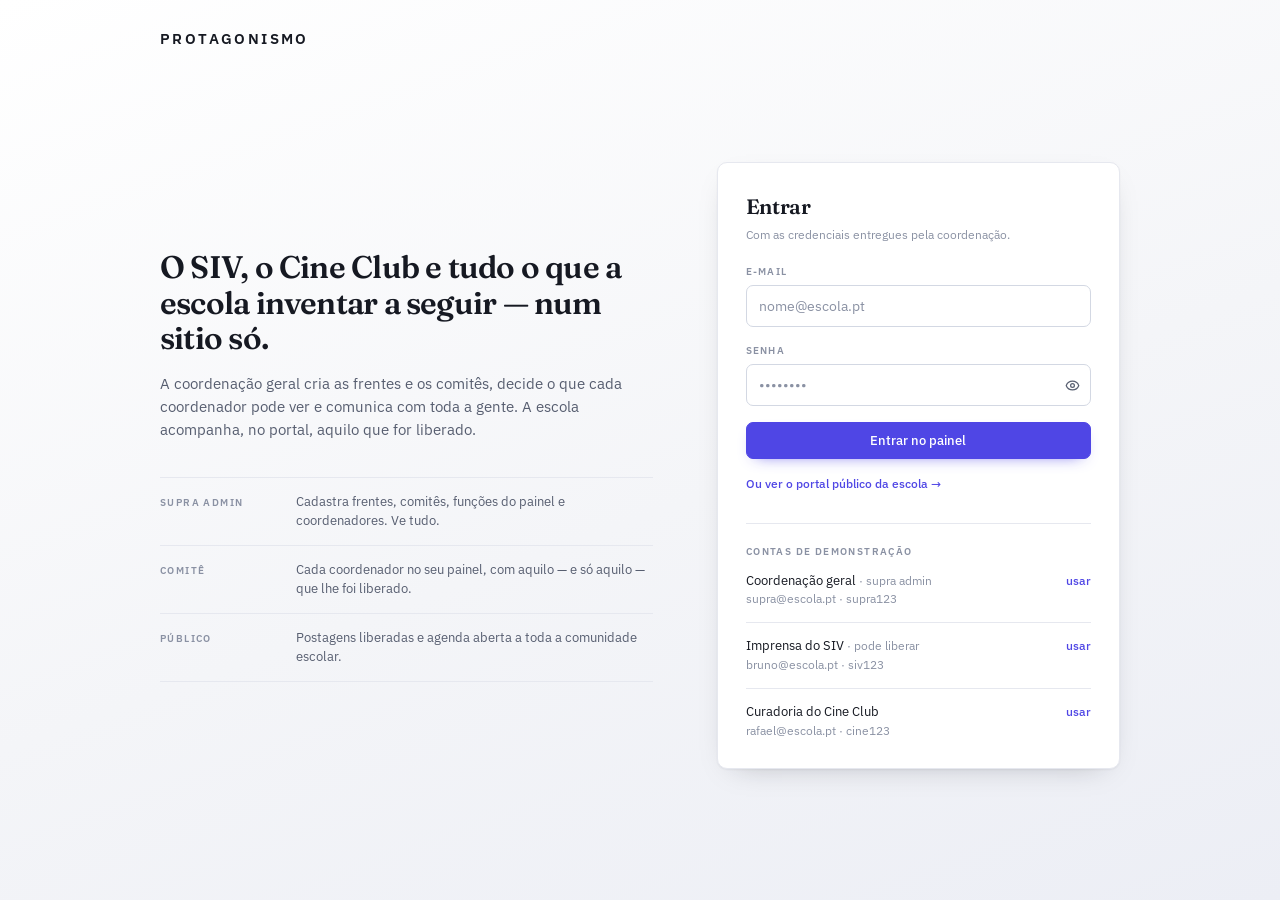
<file: index.html>
<!DOCTYPE html>
<html lang="pt-PT">
<head>
    <meta charset="UTF-8">
    <meta name="viewport" content="width=device-width, initial-scale=1.0">
    <title>Painel do Protagonismo</title>
    <meta name="description" content="Painel de gestão do Protagonismo Estudantil: comitês do SIV (Simulado da ONU), Cine Club, comunicação interna, calendário e portal público.">

    <link rel="preload" href="assets/fonts/fraunces-latin-600-normal.woff2" as="font" type="font/woff2" crossorigin>
    <link rel="preload" href="assets/fonts/ibm-plex-sans-latin-400-normal.woff2" as="font" type="font/woff2" crossorigin>
    <!-- app.css define os componentes; os utilitarios do Tailwind vem depois
         para poderem sobrepor-se (ex.: hidden, lg:hidden). -->
    <link rel="stylesheet" href="assets/css/app.css">
    <link rel="stylesheet" href="assets/css/tailwind.css">
    <script src="assets/js/vendor/lucide.min.js" defer></script>
</head>
<body>

    <!-- ================================================================== -->
    <!-- ENTRADA                                                             -->
    <!-- ================================================================== -->
    <div id="tela-login" class="hidden entrada-fundo min-h-screen">
        <div class="max-w-5xl mx-auto px-5 sm:px-8 min-h-screen flex flex-col">

            <header class="py-7">
                <span class="marca-lateral" style="color:var(--tinta)">Protagonismo</span>
            </header>

            <div class="flex-1 grid grid-cols-1 lg:grid-cols-[1.1fr_.9fr] gap-10 lg:gap-16 items-center pb-12">

                <div>
                    <h1 class="titulo-pagina" style="font-size:clamp(1.9rem,1.4rem+1.8vw,2.8rem)">
                        O SIV, o Cine Club e tudo o que a escola inventar a seguir — num sitio só.
                    </h1>
                    <p class="subtitulo" style="font-size:.95rem;margin-top:1rem">
                        A coordenação geral cria as frentes e os comitês, decide o que cada coordenador
                        pode ver e comunica com toda a gente. A escola acompanha, no portal, aquilo que for liberado.
                    </p>

                    <dl class="mt-9">
                        <div class="py-3.5 flex gap-6 border-t" style="border-color:var(--linha)">
                            <dt class="sobrancelha w-28 shrink-0" style="padding-top:.2rem">Supra Admin</dt>
                            <dd class="texto-medio">Cadastra frentes, comitês, funções do painel e coordenadores. Ve tudo.</dd>
                        </div>
                        <div class="py-3.5 flex gap-6 border-t" style="border-color:var(--linha)">
                            <dt class="sobrancelha w-28 shrink-0" style="padding-top:.2rem">Comitê</dt>
                            <dd class="texto-medio">Cada coordenador no seu painel, com aquilo — e só aquilo — que lhe foi liberado.</dd>
                        </div>
                        <div class="py-3.5 flex gap-6 border-t border-b" style="border-color:var(--linha)">
                            <dt class="sobrancelha w-28 shrink-0" style="padding-top:.2rem">Público</dt>
                            <dd class="texto-medio">Postagens liberadas e agenda aberta a toda a comunidade escolar.</dd>
                        </div>
                    </dl>
                </div>

                <div class="entrada-cartao p-6 sm:p-7">
                    <h2 class="serifa" style="font-size:1.3rem">Entrar</h2>
                    <p class="nota" style="margin-top:.25rem">Com as credenciais entregues pela coordenação.</p>

                    <form id="form-login" class="mt-5 space-y-4">
                        <div>
                            <label for="login-email" class="rotulo">E-mail</label>
                            <input id="login-email" type="email" required autocomplete="username" class="campo" placeholder="nome@escola.pt">
                        </div>
                        <div>
                            <label for="login-senha" class="rotulo">Senha</label>
                            <div class="relative">
                                <input id="login-senha" type="password" required autocomplete="current-password" class="campo" style="padding-right:2.4rem" placeholder="••••••••">
                                <button type="button" id="ver-senha" class="btn btn--nu absolute right-1 top-1/2 -translate-y-1/2" aria-label="Mostrar senha">
                                    <i data-lucide="eye" style="width:15px;height:15px" class="pointer-events-none"></i>
                                </button>
                            </div>
                        </div>

                        <p id="login-erro" class="hidden aviso tom-rose" style="font-size:.75rem"></p>

                        <button type="submit" class="btn btn--principal w-full justify-center" style="padding-top:.7rem;padding-bottom:.7rem">
                            Entrar no painel
                        </button>
                    </form>

                    <button type="button" id="btn-publico" class="ligacao mt-4 inline-block">
                        Ou ver o portal público da escola →
                    </button>

                    <div class="mt-7 pt-5 border-t" style="border-color:var(--linha)">
                        <p class="sobrancelha">Contas de demonstração</p>
                        <ul class="lista mt-3">
                            <li class="flex items-baseline justify-between gap-4">
                                <div>
                                    <p style="font-size:.8125rem">Coordenação geral <span class="nota">· supra admin</span></p>
                                    <p class="nota">supra@escola.pt · supra123</p>
                                </div>
                                <button type="button" data-demo="supra@escola.pt|supra123" class="ligacao">usar</button>
                            </li>
                            <li class="flex items-baseline justify-between gap-4">
                                <div>
                                    <p style="font-size:.8125rem">Imprensa do SIV <span class="nota">· pode liberar</span></p>
                                    <p class="nota">bruno@escola.pt · siv123</p>
                                </div>
                                <button type="button" data-demo="bruno@escola.pt|siv123" class="ligacao">usar</button>
                            </li>
                            <li class="flex items-baseline justify-between gap-4">
                                <div>
                                    <p style="font-size:.8125rem">Curadoria do Cine Club</p>
                                    <p class="nota">rafael@escola.pt · cine123</p>
                                </div>
                                <button type="button" data-demo="rafael@escola.pt|cine123" class="ligacao">usar</button>
                            </li>
                        </ul>
                    </div>
                </div>
            </div>
        </div>
    </div>

    <!-- ================================================================== -->
    <!-- PORTAL PUBLICO                                                      -->
    <!-- ================================================================== -->
    <div id="publico" class="hidden min-h-screen"></div>

    <!-- ================================================================== -->
    <!-- PAINEL                                                              -->
    <!-- ================================================================== -->
    <div id="app" class="hidden min-h-screen">

        <div id="fundo-lateral" class="hidden lg:hidden fixed inset-0 z-30" style="background:rgba(22,25,34,.5)"></div>

        <aside id="lateral" class="lateral fixed inset-y-0 left-0 w-60 z-40 flex flex-col -translate-x-full lg:translate-x-0 transition-transform duration-200">
            <div class="px-[1.1rem] py-4 flex items-center justify-between gap-2">
                <span class="marca-lateral">Protagonismo</span>
                <button id="fechar-menu" class="btn btn--nu lg:hidden" style="color:var(--barra-texto)" aria-label="Fechar menu">
                    <i data-lucide="x" style="width:17px;height:17px" class="pointer-events-none"></i>
                </button>
            </div>

            <div id="cartao-utilizador" class="cartao-utilizador"></div>

            <nav id="menu" class="flex-1 overflow-y-auto custom-scrollbar py-4"></nav>

            <button id="btn-ver-publico" class="pe-lateral">
                <i data-lucide="external-link" style="width:15px;height:15px"></i> Ver como público
            </button>
            <div class="px-[1.1rem] py-2.5" style="border-top:1px solid rgba(255,255,255,.07)">
                <p id="modo-dados" class="flex items-center gap-1.5" style="font-size:.6875rem;color:var(--barra-texto)"></p>
            </div>
        </aside>

        <div class="lg:pl-60 min-h-screen flex flex-col">
            <header id="topo" class="topo sticky top-0 z-20 px-4 sm:px-7 py-2.5 flex items-center justify-between gap-3"></header>
            <main id="conteudo" class="palco flex-1 px-4 sm:px-7 py-6 w-full" style="max-width:1400px"></main>
        </div>
    </div>

    <div id="modal-root" class="hidden"></div>
    <div id="toast-root" class="fixed bottom-5 right-5 z-[60] space-y-2 flex flex-col items-end"></div>

    <script src="assets/js/vendor/firebase/firebase-app-compat.js"></script>
    <script src="assets/js/vendor/firebase/firebase-auth-compat.js"></script>
    <script src="assets/js/vendor/firebase/firebase-firestore-compat.js"></script>
    <script src="assets/js/config.js"></script>
    <script src="assets/js/nuvem.js"></script>
    <script src="assets/js/store.js"></script>
    <script src="assets/js/auth.js"></script>
    <script src="assets/js/ui.js"></script>
    <script src="assets/js/dados.js"></script>
    <script src="assets/js/views/visao.js"></script>
    <script src="assets/js/views/frentes.js"></script>
    <script src="assets/js/views/comissoes.js"></script>
    <script src="assets/js/views/funcoes.js"></script>
    <script src="assets/js/views/usuarios.js"></script>
    <script src="assets/js/views/membros.js"></script>
    <script src="assets/js/views/postagens.js"></script>
    <script src="assets/js/views/mensagens.js"></script>
    <script src="assets/js/views/calendario.js"></script>
    <script src="assets/js/views/relatorios.js"></script>
    <script src="assets/js/views/auditoria.js"></script>
    <script src="assets/js/views/debate.js"></script>
    <script src="assets/js/views/aovivo.js"></script>
    <script src="assets/js/views/delegacoes.js"></script>
    <script src="assets/js/views/inscricoes.js"></script>
    <script src="assets/js/views/financeiro.js"></script>
    <script src="assets/js/views/portal.js"></script>
    <script src="assets/js/app.js"></script>
    <script>
        window.addEventListener('DOMContentLoaded', function () { App.arrancar(); });
    </script>
</body>
</html>
</file>
<file: assets/css/app.css>
/* =========================================================================
   Linguagem visual do Protagonismo
   -------------------------------------------------------------------------
   Barra lateral escura, area de trabalho clara, um unico azul-indigo como
   cor de marca. O Tailwind trata da grelha e dos espacamentos; tudo o que e
   "aspeto" esta descrito aqui, em classes com nome.
   ========================================================================= */

/* --------------------------------------------------------------- Tipos -- */
@font-face {
    font-family: 'Fraunces';
    src: url('../fonts/fraunces-latin-600-normal.woff2') format('woff2');
    font-weight: 600; font-style: normal; font-display: swap;
}
@font-face {
    font-family: 'Fraunces';
    src: url('../fonts/fraunces-latin-400-normal.woff2') format('woff2');
    font-weight: 400; font-style: normal; font-display: swap;
}
@font-face {
    font-family: 'Plex';
    src: url('../fonts/ibm-plex-sans-latin-400-normal.woff2') format('woff2');
    font-weight: 400; font-style: normal; font-display: swap;
}
@font-face {
    font-family: 'Plex';
    src: url('../fonts/ibm-plex-sans-latin-500-normal.woff2') format('woff2');
    font-weight: 500; font-style: normal; font-display: swap;
}
@font-face {
    font-family: 'Plex';
    src: url('../fonts/ibm-plex-sans-latin-600-normal.woff2') format('woff2');
    font-weight: 600; font-style: normal; font-display: swap;
}

/* -------------------------------------------------------------- Cores --- */
:root {
    --fundo:       #F4F5F8;
    --superficie:  #FFFFFF;
    --superficie-2:#F8F9FC;

    --tinta:       #161922;
    --tinta-media: #575E70;
    --tinta-suave: #8A91A3;

    --linha:       #E6E8EF;
    --linha-forte: #D3D8E3;

    --marca:       #4F46E5;
    --marca-escura:#4338CA;
    --marca-clara: rgba(79, 70, 229, .10);
    --sinal:       #DC2626;
    --atencao:     #B45309;

    --barra:       #14161F;
    --barra-alto:  #1D2130;
    --barra-texto: #A2A9BC;

    --tom:         var(--marca);
    --tom-fraco:   var(--marca-clara);

    --texto: 'Plex', ui-sans-serif, system-ui, -apple-system, 'Segoe UI', sans-serif;
    --titulo: 'Fraunces', Georgia, 'Times New Roman', serif;

    --raio: 10px;
    --raio-pequeno: 7px;
    --transicao: 160ms cubic-bezier(.4, 0, .2, 1);
    --sombra: 0 1px 2px rgba(22, 25, 34, .05), 0 10px 30px -18px rgba(22, 25, 34, .35);
    --sombra-alta: 0 24px 60px -22px rgba(22, 25, 34, .45);
}

/* Tons de identidade das frentes e dos estados */
.tom-indigo  { --tom: #4F46E5; --tom-fraco: rgba(79, 70, 229, .10); }
.tom-amber   { --tom: #B45309; --tom-fraco: rgba(180, 83, 9, .11); }
.tom-emerald { --tom: #047857; --tom-fraco: rgba(4, 120, 87, .11); }
.tom-sky     { --tom: #0369A1; --tom-fraco: rgba(3, 105, 161, .10); }
.tom-rose    { --tom: #BE123C; --tom-fraco: rgba(190, 18, 60, .10); }
.tom-violet  { --tom: #6D28D9; --tom-fraco: rgba(109, 40, 217, .10); }
.tom-slate   { --tom: #64748B; --tom-fraco: rgba(100, 116, 139, .12); }

/* --------------------------------------------------------------- Base --- */
html { -webkit-text-size-adjust: 100%; }

body {
    background-color: var(--fundo);
    color: var(--tinta);
    font-family: var(--texto);
    font-size: 15px;
    line-height: 1.55;
    font-variant-numeric: tabular-nums;
    -webkit-font-smoothing: antialiased;
}

::selection { background: var(--marca); color: #fff; }
a { color: inherit; }

/* ---------------------------------------------------------- Tipografia -- */
.serifa { font-family: var(--titulo); font-weight: 600; letter-spacing: -.02em; }

.titulo-pagina {
    font-family: var(--titulo);
    font-weight: 600;
    font-size: clamp(1.5rem, 1.15rem + 1.1vw, 1.95rem);
    line-height: 1.15;
    letter-spacing: -.025em;
}

.subtitulo { font-size: .875rem; color: var(--tinta-media); max-width: 64ch; margin-top: .35rem; }

.sobrancelha {
    font-size: .625rem;
    font-weight: 600;
    letter-spacing: .14em;
    text-transform: uppercase;
    color: var(--tinta-suave);
}

.titulo-painel { font-size: .875rem; font-weight: 600; letter-spacing: -.005em; }
.nota { font-size: .75rem; color: var(--tinta-suave); }
.texto-medio { font-size: .8125rem; color: var(--tinta-media); }

.ligacao {
    font-size: .75rem;
    font-weight: 500;
    color: var(--marca);
    transition: color var(--transicao);
}
.ligacao:hover { color: var(--marca-escura); text-decoration: underline; text-underline-offset: 3px; }

/* ---------------------------------------------------------------- Faixa - */
.faixa {
    position: relative;
    overflow: hidden;
    border-radius: var(--raio);
    padding: 1.9rem 2rem;
    background: linear-gradient(112deg, #4338CA 0%, #5B4BE3 46%, #7C3AED 100%);
    color: #fff;
    box-shadow: 0 18px 40px -26px rgba(79, 70, 229, .9);
}
.faixa__titulo {
    font-family: var(--titulo);
    font-weight: 600;
    font-size: clamp(1.5rem, 1.1rem + 1.5vw, 2.15rem);
    line-height: 1.1;
    letter-spacing: -.03em;
}
.faixa__texto { font-size: .875rem; line-height: 1.6; color: rgba(255, 255, 255, .82); max-width: 56ch; margin-top: .6rem; }
.faixa__marca {
    position: absolute;
    right: -14px; top: 50%;
    transform: translateY(-50%);
    opacity: .13;
    pointer-events: none;
}
.faixa__pe { display: flex; flex-wrap: wrap; gap: 1.75rem; margin-top: 1.6rem; }
.faixa__dado { line-height: 1.2; }
.faixa__dado b { font-family: var(--titulo); font-weight: 600; font-size: 1.35rem; letter-spacing: -.02em; }
.faixa__dado span { display: block; font-size: .6875rem; letter-spacing: .1em; text-transform: uppercase; color: rgba(255, 255, 255, .68); margin-top: .15rem; }

/* Cabecalho de pagina (paginas sem faixa) -------------------------------- */
.pagina-cabeca {
    display: flex;
    flex-wrap: wrap;
    align-items: flex-end;
    justify-content: space-between;
    gap: 1.25rem;
    margin-bottom: 1.5rem;
}
.pagina-cabeca__acoes { display: flex; flex-wrap: wrap; gap: .5rem; }

/* ------------------------------------------------------------- Metricas - */
.metricas {
    display: grid;
    grid-template-columns: repeat(2, minmax(0, 1fr));
    gap: 1rem;
    margin-bottom: 1.5rem;
}
@media (min-width: 900px) { .metricas { grid-template-columns: repeat(4, minmax(0, 1fr)); } }

.metrica {
    background: var(--superficie);
    border: 1px solid var(--linha);
    border-radius: var(--raio);
    padding: 1rem 1.15rem 1.05rem;
    position: relative;
    overflow: hidden;
    transition: border-color var(--transicao), transform var(--transicao), box-shadow var(--transicao);
}
.metrica:hover { border-color: var(--linha-forte); transform: translateY(-2px); box-shadow: var(--sombra); }
.metrica::before {
    content: '';
    position: absolute;
    left: 0; top: 0; bottom: 0;
    width: 3px;
    background: var(--tom);
}
.metrica__valor {
    font-family: var(--titulo);
    font-weight: 600;
    font-size: 1.9rem;
    line-height: 1;
    letter-spacing: -.035em;
    margin-top: .5rem;
}
.metrica__nota { font-size: .6875rem; color: var(--tinta-suave); margin-top: .45rem; }

/* -------------------------------------------------------------- Paineis - */
.painel {
    background: var(--superficie);
    border: 1px solid var(--linha);
    border-radius: var(--raio);
}
.painel__cabeca {
    display: flex;
    align-items: center;
    justify-content: space-between;
    gap: .75rem;
    padding: .9rem 1.25rem;
    border-bottom: 1px solid var(--linha);
}
.painel__corpo { padding: 1.25rem; }

/* --------------------------------------------------------------- Listas - */
.lista { list-style: none; margin: 0; padding: 0; }
.lista > li + li { border-top: 1px solid var(--linha); }
.lista > li { padding: .85rem 0; }
.lista > li:first-child { padding-top: 0; }
.lista > li:last-child { padding-bottom: 0; }

.registo {
    display: flex;
    align-items: flex-start;
    gap: .9rem;
    padding: .95rem 1.25rem;
    border-bottom: 1px solid var(--linha);
    transition: background var(--transicao);
}
.registo:last-child { border-bottom: 0; }
.registo:hover { background: var(--superficie-2); }
.registo__acoes {
    display: flex; gap: .35rem; flex-shrink: 0;
    opacity: 0; transform: translateX(4px);
    transition: opacity var(--transicao), transform var(--transicao);
}
.registo:hover .registo__acoes,
.registo:focus-within .registo__acoes { opacity: 1; transform: none; }
@media (hover: none) { .registo__acoes { opacity: 1; transform: none; } }

/* -------------------------------------------------------------- Tabelas - */
.tabela { width: 100%; border-collapse: collapse; font-size: .8125rem; }
.tabela thead th {
    text-align: left;
    padding: .65rem 1.25rem;
    font-size: .625rem;
    font-weight: 600;
    letter-spacing: .12em;
    text-transform: uppercase;
    color: var(--tinta-suave);
    background: var(--superficie-2);
    border-bottom: 1px solid var(--linha);
    white-space: nowrap;
}
.tabela tbody td { padding: .75rem 1.25rem; border-bottom: 1px solid var(--linha); vertical-align: middle; }
.tabela tbody tr:last-child td { border-bottom: 0; }
.tabela tbody tr { transition: background var(--transicao); }
.tabela tbody tr:hover { background: var(--superficie-2); }
.tabela td .registo__acoes { justify-content: flex-end; }
.tabela .numero { font-family: var(--titulo); font-weight: 600; font-size: .95rem; }

/* ------------------------------------------------------------- Etiquetas - */
.etiqueta {
    display: inline-flex;
    align-items: center;
    gap: .35rem;
    font-size: .6875rem;
    font-weight: 500;
    color: var(--tinta-media);
    white-space: nowrap;
}
.etiqueta::before {
    content: '';
    width: 6px; height: 6px;
    border-radius: 50%;
    background: var(--tom);
    flex-shrink: 0;
}
.etiqueta--sem-ponto::before { display: none; }
.etiqueta--forte {
    color: var(--tom);
    background: var(--tom-fraco);
    padding: .2rem .55rem .25rem;
    border-radius: 999px;
    font-weight: 600;
}
.etiqueta--contorno { border: 1px solid var(--linha-forte); padding: .17rem .55rem .22rem; border-radius: 999px; }

.pastilha {
    display: inline-block;
    font-size: .625rem;
    font-weight: 600;
    letter-spacing: .08em;
    text-transform: uppercase;
    color: var(--tom);
    background: var(--tom-fraco);
    border-radius: 4px;
    padding: .1rem .35rem;
}

/* --------------------------------------------------------------- Botoes - */
.btn {
    display: inline-flex;
    align-items: center;
    gap: .45rem;
    font-family: var(--texto);
    font-size: .8125rem;
    font-weight: 500;
    line-height: 1;
    padding: .6rem .95rem;
    border: 1px solid var(--linha-forte);
    border-radius: var(--raio-pequeno);
    background: var(--superficie);
    color: var(--tinta);
    cursor: pointer;
    white-space: nowrap;
    transition: background var(--transicao), border-color var(--transicao), color var(--transicao), transform var(--transicao), box-shadow var(--transicao);
}
.btn:hover { border-color: var(--tinta-suave); background: var(--superficie-2); }
.btn:active { transform: translateY(1px); }

.btn--principal {
    background: var(--marca);
    border-color: var(--marca);
    color: #fff;
    box-shadow: 0 6px 16px -10px rgba(79, 70, 229, .9);
}
.btn--principal:hover { background: var(--marca-escura); border-color: var(--marca-escura); color: #fff; }

.btn--perigo { color: var(--sinal); border-color: rgba(220, 38, 38, .35); }
.btn--perigo:hover { background: rgba(220, 38, 38, .07); border-color: var(--sinal); }

.btn--pequeno { font-size: .6875rem; padding: .38rem .65rem; }

.btn--nu { border-color: transparent; background: transparent; color: var(--tinta-media); padding: .4rem; }
.btn--nu:hover { background: rgba(22, 25, 34, .05); color: var(--tinta); border-color: transparent; }

.btn--icone { padding: 0; width: 1.95rem; height: 1.95rem; justify-content: center; color: var(--tinta-media); }
.btn--icone:hover { color: var(--tinta); }
.btn--icone.perigo:hover { color: var(--sinal); border-color: rgba(220, 38, 38, .4); background: rgba(220, 38, 38, .06); }

/* Filtros ---------------------------------------------------------------- */
.filtro {
    font-size: .75rem;
    font-weight: 500;
    color: var(--tinta-media);
    padding: .35rem .8rem;
    background: transparent;
    border: 1px solid transparent;
    border-radius: 999px;
    cursor: pointer;
    transition: color var(--transicao), background var(--transicao), border-color var(--transicao);
}
.filtro:hover { color: var(--tinta); background: rgba(22, 25, 34, .04); }
.filtro--ativo { color: var(--marca); background: var(--marca-clara); border-color: rgba(79, 70, 229, .25); }

/* ----------------------------------------------------------- Formularios - */
.rotulo {
    display: block;
    font-size: .625rem;
    font-weight: 600;
    letter-spacing: .12em;
    text-transform: uppercase;
    color: var(--tinta-suave);
    margin-bottom: .4rem;
}

.campo {
    width: 100%;
    background: var(--superficie);
    border: 1px solid var(--linha-forte);
    border-radius: var(--raio-pequeno);
    padding: .58rem .75rem;
    font-family: var(--texto);
    font-size: .875rem;
    color: var(--tinta);
    transition: border-color var(--transicao), box-shadow var(--transicao);
}
.campo::placeholder { color: var(--tinta-suave); }
.campo:focus { outline: none; border-color: var(--marca); box-shadow: 0 0 0 3px var(--marca-clara); }
select.campo {
    cursor: pointer;
    appearance: none;
    background-image: url("data:image/svg+xml,%3Csvg xmlns='http://www.w3.org/2000/svg' width='10' height='6' viewBox='0 0 10 6'%3E%3Cpath d='M1 1l4 4 4-4' stroke='%238A91A3' stroke-width='1.4' fill='none' stroke-linecap='round'/%3E%3C/svg%3E");
    background-repeat: no-repeat;
    background-position: right .75rem center;
    padding-right: 1.9rem;
}
textarea.campo { resize: vertical; line-height: 1.6; }

.escolha {
    display: flex;
    align-items: flex-start;
    gap: .6rem;
    padding: .55rem .7rem;
    border: 1px solid var(--linha);
    border-radius: var(--raio-pequeno);
    cursor: pointer;
    transition: border-color var(--transicao), background var(--transicao);
}
.escolha:hover { border-color: var(--marca); background: var(--marca-clara); }
.escolha input { margin-top: .2rem; accent-color: var(--marca); width: .9rem; height: .9rem; }
.escolha__titulo { font-size: .8125rem; }
.escolha__nota { display: block; font-size: .6875rem; color: var(--tinta-suave); }

/* --------------------------------------------------------------- Avatar -- */
.avatar {
    display: flex;
    align-items: center;
    justify-content: center;
    flex-shrink: 0;
    width: 2.15rem; height: 2.15rem;
    border-radius: 50%;
    background: var(--tom);
    color: #fff;
    font-size: .6875rem;
    font-weight: 600;
    letter-spacing: .03em;
}
.avatar--grande { width: 2.5rem; height: 2.5rem; font-size: .75rem; }
.avatar--pequeno { width: 1.75rem; height: 1.75rem; font-size: .5625rem; }
.avatar--fraco { background: var(--tom-fraco); color: var(--tom); }

/* ---------------------------------------------------------------- Barra -- */
.barra { margin-bottom: .9rem; }
.barra:last-child { margin-bottom: 0; }
.barra__topo { display: flex; justify-content: space-between; align-items: baseline; gap: 1rem; margin-bottom: .35rem; }
.barra__nome { font-size: .8125rem; color: var(--tinta-media); overflow: hidden; text-overflow: ellipsis; white-space: nowrap; }
.barra__valor { font-family: var(--titulo); font-weight: 600; font-size: .875rem; }
.barra__trilho { height: 6px; background: var(--superficie-2); border: 1px solid var(--linha); border-radius: 999px; overflow: hidden; }
.barra__preenchimento {
    height: 100%;
    background: var(--tom);
    border-radius: 999px;
    transform-origin: left;
    animation: crescer 560ms cubic-bezier(.22, 1, .36, 1) both;
}
@keyframes crescer { from { transform: scaleX(0); } to { transform: scaleX(1); } }

/* ---------------------------------------------------------------- Vazio -- */
.vazio { text-align: center; padding: 2.6rem 1.5rem; }
.vazio__icone { color: var(--tinta-suave); margin: 0 auto .7rem; }
.vazio p { font-size: .8125rem; color: var(--tinta-suave); max-width: 36ch; margin: 0 auto; }

/* ------------------------------------------------------ Barra lateral --- */
.lateral { background: var(--barra); color: var(--barra-texto); }

.marca-lateral {
    font-family: var(--texto);
    font-weight: 600;
    font-size: .9375rem;
    letter-spacing: .16em;
    text-transform: uppercase;
    color: #8B90F5;
}
.marca-lateral em { font-style: normal; color: var(--marca); }

.cartao-utilizador {
    display: flex;
    align-items: center;
    gap: .7rem;
    padding: .9rem 1.1rem;
    border-top: 1px solid rgba(255, 255, 255, .07);
    border-bottom: 1px solid rgba(255, 255, 255, .07);
}
.cartao-utilizador__nome { font-size: .8125rem; font-weight: 600; color: #fff; line-height: 1.25; }
.cartao-utilizador__papel { font-size: .6875rem; color: var(--marca); font-weight: 500; }

.grupo-nav + .grupo-nav { margin-top: 1.25rem; }
.grupo-nav__titulo { padding: 0 1.1rem .45rem; color: #5C6379; }

.nav-item {
    display: flex;
    align-items: center;
    gap: .7rem;
    margin: 0 .6rem .12rem;
    padding: .55rem .7rem;
    font-size: .8125rem;
    border-radius: var(--raio-pequeno);
    color: var(--barra-texto);
    transition: color var(--transicao), background var(--transicao);
}
.nav-item:hover { color: #fff; background: var(--barra-alto); }
.nav-item--ativo { color: #fff; font-weight: 500; background: var(--marca); }
.nav-item--ativo:hover { background: var(--marca-escura); }
.nav-item__conta {
    margin-left: auto;
    font-size: .625rem;
    font-weight: 600;
    color: #fff;
    background: var(--sinal);
    border-radius: 999px;
    padding: .05rem .35rem;
}

.pe-lateral {
    display: flex;
    align-items: center;
    gap: .6rem;
    width: 100%;
    padding: .95rem 1.1rem;
    font-size: .8125rem;
    color: var(--barra-texto);
    border-top: 1px solid rgba(255, 255, 255, .07);
    transition: color var(--transicao), background var(--transicao);
}
.pe-lateral:hover { color: #fff; background: var(--barra-alto); }

/* ------------------------------------------------------------- Topo ----- */
.topo {
    background: rgba(255, 255, 255, .92);
    backdrop-filter: blur(8px);
    border-bottom: 1px solid var(--linha);
}

/* Seletor de modo de teste ---------------------------------------------- */
.trocador {
    display: flex;
    align-items: center;
    gap: .4rem;
    padding: .3rem .5rem .3rem .75rem;
    border: 1px solid #F1D9A0;
    background: #FDF8EC;
    border-radius: 999px;
}
.trocador__rotulo { font-size: .6875rem; font-weight: 600; color: var(--atencao); letter-spacing: .02em; }
.trocador__opcao {
    font-size: .6875rem;
    font-weight: 500;
    color: #8A6524;
    padding: .28rem .65rem;
    border-radius: 999px;
    border: 1px solid transparent;
    background: transparent;
    cursor: pointer;
    transition: background var(--transicao), color var(--transicao), border-color var(--transicao);
}
.trocador__opcao:hover { background: #F6E7C4; color: #6B4E18; }
.trocador__opcao--ativa { background: #F6DFA6; border-color: #E5C687; color: #6B4E18; font-weight: 600; }

.sino { position: relative; }
.sino__ponto {
    position: absolute;
    top: .25rem; right: .25rem;
    width: .45rem; height: .45rem;
    border-radius: 50%;
    background: var(--sinal);
    box-shadow: 0 0 0 2px #fff;
}

.menu-conta {
    background: var(--superficie);
    border: 1px solid var(--linha-forte);
    border-radius: var(--raio-pequeno);
    box-shadow: var(--sombra-alta);
    overflow: hidden;
}
.menu-conta button, .menu-conta a {
    display: flex; align-items: center; gap: .5rem;
    width: 100%;
    padding: .55rem .8rem;
    font-size: .75rem;
    color: var(--tinta-media);
    transition: background var(--transicao), color var(--transicao);
}
.menu-conta button:hover, .menu-conta a:hover { background: var(--superficie-2); color: var(--tinta); }

/* --------------------------------------------------------------- Modais -- */
.modal-fundo { position: fixed; inset: 0; background: rgba(22, 25, 34, .45); backdrop-filter: blur(2px); }
.modal-caixa {
    position: relative;
    background: var(--superficie);
    border-radius: var(--raio);
    box-shadow: var(--sombra-alta);
    animation: entrar-modal 200ms cubic-bezier(.22, 1, .36, 1) both;
}
@keyframes entrar-modal {
    from { opacity: 0; transform: translateY(12px) scale(.99); }
    to { opacity: 1; transform: none; }
}
.modal-cabeca { display: flex; align-items: flex-start; justify-content: space-between; gap: 1rem; padding: 1.15rem 1.35rem; border-bottom: 1px solid var(--linha); }
.modal-corpo { padding: 1.35rem; }
.modal-rodape { display: flex; justify-content: flex-end; gap: .5rem; padding: .95rem 1.35rem; border-top: 1px solid var(--linha); background: var(--superficie-2); border-radius: 0 0 var(--raio) var(--raio); }

.corpo-texto { font-size: .9375rem; line-height: 1.7; color: var(--tinta-media); white-space: pre-line; }
.corpo-texto--destacado {
    background: var(--superficie-2);
    border: 1px solid var(--linha);
    border-radius: var(--raio-pequeno);
    padding: 1rem 1.15rem;
}

/* --------------------------------------------------------------- Avisos -- */
.aviso {
    display: flex;
    gap: .7rem;
    padding: .85rem 1rem;
    border: 1px solid var(--tom);
    border-left-width: 3px;
    border-radius: var(--raio-pequeno);
    background: var(--tom-fraco);
    font-size: .8125rem;
    color: var(--tinta-media);
}
.recado { display: flex; align-items: center; gap: .6rem; font-size: .8125rem; color: var(--tinta-media); padding: .4rem 0; }

/* --------------------------------------------------------------- Toasts -- */
.toast {
    display: flex;
    align-items: center;
    gap: .6rem;
    background: var(--tinta);
    color: #fff;
    font-size: .8125rem;
    padding: .7rem .95rem;
    border-radius: var(--raio-pequeno);
    box-shadow: var(--sombra-alta);
    animation: entrar-toast 220ms cubic-bezier(.22, 1, .36, 1) both;
    transition: opacity 260ms, transform 260ms;
}
.toast--erro { background: var(--sinal); }
.toast--aviso { background: var(--atencao); }
@keyframes entrar-toast {
    from { opacity: 0; transform: translateY(10px); }
    to { opacity: 1; transform: none; }
}

/* ------------------------------------------------------------ Calendario - */
.calendario { border: 1px solid var(--linha); border-radius: var(--raio); overflow: hidden; background: var(--superficie); }
.calendario__cabeca { display: grid; grid-template-columns: repeat(7, 1fr); background: var(--superficie-2); border-bottom: 1px solid var(--linha); }
.calendario__cabeca span { padding: .5rem 0; text-align: center; font-size: .5625rem; font-weight: 600; letter-spacing: .12em; text-transform: uppercase; color: var(--tinta-suave); }
.calendario__grelha { display: grid; grid-template-columns: repeat(7, 1fr); }
.dia {
    min-height: 98px;
    padding: .4rem .45rem;
    border-top: 1px solid var(--linha);
    border-left: 1px solid var(--linha);
    text-align: left;
    background: var(--superficie);
    transition: background var(--transicao);
}
.dia:nth-child(7n+1) { border-left: 0; }
.dia--fora { background: var(--superficie-2); }
.dia--clicavel { cursor: pointer; }
.dia--clicavel:hover { background: var(--marca-clara); }
.dia__numero { font-size: .6875rem; font-weight: 500; color: var(--tinta-suave); }
.dia--hoje .dia__numero {
    display: inline-flex; align-items: center; justify-content: center;
    width: 1.3rem; height: 1.3rem;
    background: var(--marca); color: #fff;
    border-radius: 50%;
}
.dia__mais { font-size: .625rem; color: var(--tinta-suave); padding-left: .15rem; margin-top: .15rem; }

.evento-chip {
    display: block;
    width: 100%;
    text-align: left;
    font-size: .625rem;
    line-height: 1.35;
    padding: .18rem .35rem .22rem .45rem;
    margin-top: .22rem;
    border-left: 2px solid var(--tom);
    background: var(--tom-fraco);
    color: var(--tinta);
    border-radius: 0 4px 4px 0;
    white-space: nowrap;
    overflow: hidden;
    text-overflow: ellipsis;
    transition: background var(--transicao), color var(--transicao);
}
.evento-chip:hover { background: var(--tom); color: #fff; }

.data-bloco {
    flex-shrink: 0;
    width: 2.7rem;
    text-align: center;
    border: 1px solid var(--linha);
    border-radius: var(--raio-pequeno);
    padding: .25rem 0 .3rem;
    background: var(--superficie-2);
}
.data-bloco__mes { font-size: .5625rem; font-weight: 600; letter-spacing: .1em; text-transform: uppercase; color: var(--tinta-suave); }
.data-bloco__dia { font-family: var(--titulo); font-weight: 600; font-size: 1.1rem; line-height: 1; }

/* ---------------------------------------------------------------- Cartoes */
.cartao-ligacao {
    display: block;
    background: var(--superficie);
    border: 1px solid var(--linha);
    border-radius: var(--raio);
    padding: 1.1rem 1.2rem;
    transition: border-color var(--transicao), transform var(--transicao), box-shadow var(--transicao);
}
.cartao-ligacao:hover { border-color: var(--marca); transform: translateY(-2px); box-shadow: var(--sombra); }
.selo-frente {
    display: inline-flex;
    align-items: center;
    justify-content: center;
    width: 2.2rem; height: 2.2rem;
    border-radius: var(--raio-pequeno);
    background: var(--tom-fraco);
    color: var(--tom);
    flex-shrink: 0;
}

/* --------------------------------------------------------------- Entrada - */
.entrada-fundo { background: linear-gradient(160deg, #FFFFFF 0%, var(--fundo) 55%, #ECEEF5 100%); }
.entrada-cartao { background: var(--superficie); border: 1px solid var(--linha); border-radius: var(--raio); box-shadow: var(--sombra); }

/* -------------------------------------------------------------- Portal --- */
.portal-topo { background: rgba(255, 255, 255, .92); backdrop-filter: blur(8px); border-bottom: 1px solid var(--linha); }
.manchete {
    font-family: var(--titulo);
    font-weight: 600;
    font-size: clamp(1.6rem, 1.1rem + 1.8vw, 2.3rem);
    line-height: 1.12;
    letter-spacing: -.03em;
}
.artigo {
    display: block;
    width: 100%;
    text-align: left;
    background: var(--superficie);
    border: 1px solid var(--linha);
    border-radius: var(--raio);
    padding: 1.25rem 1.4rem;
    transition: border-color var(--transicao), transform var(--transicao), box-shadow var(--transicao);
}
.artigo:hover { border-color: var(--marca); transform: translateY(-2px); box-shadow: var(--sombra); }
.artigo__titulo { font-family: var(--titulo); font-weight: 600; font-size: 1.15rem; line-height: 1.25; letter-spacing: -.02em; }
.artigo--destaque { background: linear-gradient(180deg, #FFFFFF, #FAFAFE); }
.artigo--destaque .artigo__titulo { font-size: clamp(1.35rem, 1.1rem + 1vw, 1.75rem); }

/* --------------------------------------------------------------- Entrada - */
.palco > * { animation: subir 280ms cubic-bezier(.22, 1, .36, 1) both; }
.palco > *:nth-child(2) { animation-delay: 40ms; }
.palco > *:nth-child(3) { animation-delay: 80ms; }
.palco > *:nth-child(4) { animation-delay: 120ms; }
@keyframes subir {
    from { opacity: 0; transform: translateY(8px); }
    to { opacity: 1; transform: none; }
}

/* ------------------------------------------------------------ Auxiliares - */
.line-clamp-2, .line-clamp-3 { display: -webkit-box; -webkit-box-orient: vertical; overflow: hidden; }
.line-clamp-2 { -webkit-line-clamp: 2; }
.line-clamp-3 { -webkit-line-clamp: 3; }

.custom-scrollbar::-webkit-scrollbar { width: 8px; height: 8px; }
.custom-scrollbar::-webkit-scrollbar-track { background: transparent; }
.custom-scrollbar::-webkit-scrollbar-thumb { background: rgba(255, 255, 255, .14); border-radius: 4px; }
.custom-scrollbar--claro::-webkit-scrollbar-thumb { background: var(--linha-forte); }

@media (prefers-reduced-motion: reduce) {
    *, *::before, *::after {
        animation-duration: .001ms !important;
        animation-iteration-count: 1 !important;
        transition-duration: .001ms !important;
    }
}

@media print {
    #lateral, #topo, #toast-root, .pagina-cabeca__acoes { display: none !important; }
    body { background: #fff; }
    .painel, .metrica { break-inside: avoid; }
}

/* =========================================================================
   SiV — mesa de debate
   ========================================================================= */

.cronometro { padding: 1.4rem 1.5rem 1.25rem; text-align: center; }
.cronometro__tempo {
    font-family: var(--titulo);
    font-weight: 600;
    font-size: clamp(3rem, 2rem + 6vw, 5.5rem);
    line-height: 1;
    letter-spacing: -.045em;
    font-variant-numeric: tabular-nums;
}
.cronometro__alvo { font-size: .35em; color: var(--tinta-suave); margin-left: .35rem; letter-spacing: -.01em; }
.cronometro__barra {
    height: 6px;
    background: var(--superficie-2);
    border: 1px solid var(--linha);
    border-radius: 999px;
    overflow: hidden;
    margin: 1.1rem auto 1.2rem;
    max-width: 30rem;
}
.cronometro__fill { height: 100%; background: var(--marca); border-radius: 999px; transition: width 260ms linear; }
.cronometro__botoes { display: flex; flex-wrap: wrap; gap: .5rem; justify-content: center; }
.cronometro--esgotado .cronometro__tempo { color: var(--sinal); }
.cronometro--esgotado .cronometro__fill { background: var(--sinal); }

.orador-atual {
    display: flex;
    align-items: center;
    gap: 1rem;
    padding: 1rem 1.15rem;
    border: 1px solid var(--marca);
    background: var(--marca-clara);
    border-radius: var(--raio);
}
.orador-atual__bandeira { font-size: 2.1rem; line-height: 1; }
.orador-atual__pais { font-family: var(--titulo); font-weight: 600; font-size: 1.35rem; line-height: 1.1; letter-spacing: -.02em; }

.fila-item { display: flex; align-items: center; gap: .7rem; }
.fila-item__ordem {
    width: 1.4rem; height: 1.4rem;
    flex-shrink: 0;
    display: flex; align-items: center; justify-content: center;
    font-size: .625rem; font-weight: 600;
    color: var(--tinta-media);
    background: var(--superficie-2);
    border: 1px solid var(--linha);
    border-radius: 50%;
}
.fila-item__bandeira { font-size: 1.15rem; line-height: 1; flex-shrink: 0; }

.presenca {
    flex-shrink: 0;
    min-width: 2.3rem;
    padding: .2rem .4rem;
    font-size: .625rem;
    font-weight: 700;
    letter-spacing: .06em;
    text-align: center;
    border-radius: 999px;
    border: 1px solid var(--linha-forte);
    background: var(--superficie);
    color: var(--tinta-suave);
    cursor: pointer;
    transition: all var(--transicao);
}
button.presenca:hover { border-color: var(--tinta-suave); }
.presenca--votante { background: rgba(4, 120, 87, .12); border-color: #047857; color: #047857; }
.presenca--presente { background: rgba(3, 105, 161, .10); border-color: #0369A1; color: #0369A1; }

.chamada-resumo {
    display: grid;
    grid-template-columns: repeat(3, 1fr);
    gap: .5rem;
    margin-bottom: 1rem;
    text-align: center;
}
.chamada-resumo div {
    padding: .6rem .3rem;
    background: var(--superficie-2);
    border: 1px solid var(--linha);
    border-radius: var(--raio-pequeno);
}
.chamada-resumo b { display: block; font-family: var(--titulo); font-weight: 600; font-size: 1.5rem; line-height: 1; }
.chamada-resumo span { display: block; font-size: .5625rem; font-weight: 600; letter-spacing: .08em; text-transform: uppercase; color: var(--tinta-suave); margin-top: .3rem; }

/* ------------------------------------------------------------- ao vivo -- */
.grade-vivo { display: grid; grid-template-columns: repeat(auto-fill, minmax(190px, 1fr)); gap: .85rem; }

.comite-vivo {
    border: 1px solid var(--linha);
    border-left: 3px solid var(--tom);
    border-radius: var(--raio-pequeno);
    padding: .85rem .95rem;
    background: var(--superficie);
    transition: border-color var(--transicao), transform var(--transicao);
}
.comite-vivo:hover { transform: translateY(-2px); border-color: var(--linha-forte); border-left-color: var(--tom); }
.comite-vivo__nome { font-weight: 600; font-size: .9375rem; letter-spacing: -.01em; }
.comite-vivo__modo { font-size: .75rem; font-weight: 500; color: var(--tom); margin-top: .5rem; }
.comite-vivo__relogio {
    font-family: var(--titulo);
    font-weight: 600;
    font-size: 1.25rem;
    letter-spacing: -.02em;
    font-variant-numeric: tabular-nums;
    margin-top: .3rem;
}

.pingo-vivo {
    width: .5rem; height: .5rem;
    border-radius: 50%;
    background: #047857;
    flex-shrink: 0;
    margin-top: .35rem;
    box-shadow: 0 0 0 0 rgba(4, 120, 87, .5);
    animation: pulsar 2s infinite;
}
@keyframes pulsar {
    0%   { box-shadow: 0 0 0 0 rgba(4, 120, 87, .45); }
    70%  { box-shadow: 0 0 0 7px rgba(4, 120, 87, 0); }
    100% { box-shadow: 0 0 0 0 rgba(4, 120, 87, 0); }
}
</file>
